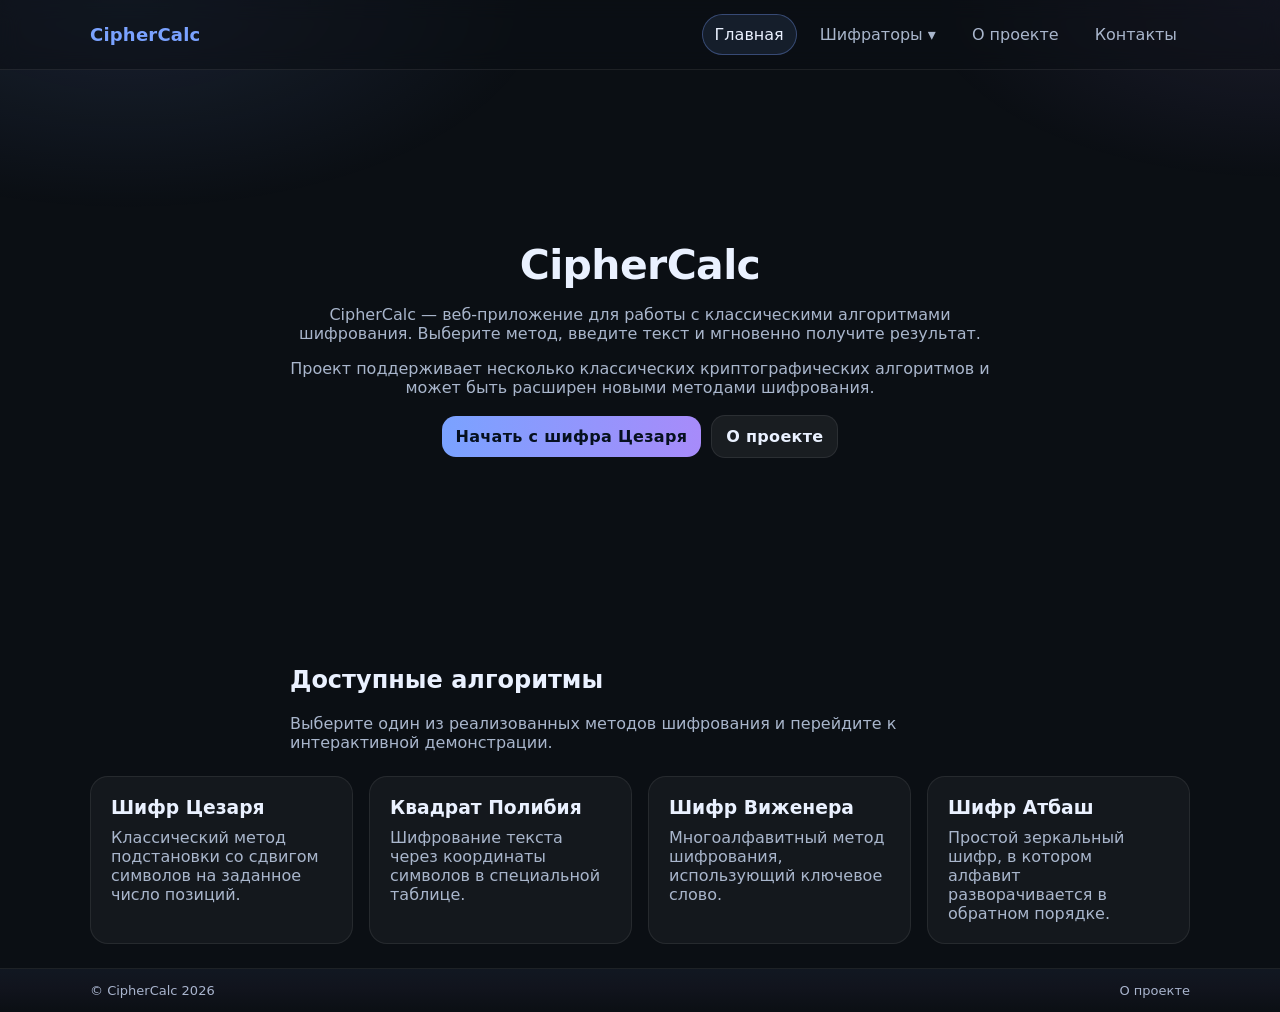
<file: index.html>
<!doctype html>
<html lang="ru">
<head>
  <meta charset="utf-8" />
  <meta name="viewport" content="width=device-width, initial-scale=1" />
  <title>CipherCalc — Главная</title>
  <link rel="stylesheet" href="style.css" />
  <script defer src="js-app.js"></script>
</head>

<body>
  <header class="header">
    <div class="container header__inner">
      <a class="logo" href="index.html">Cipher<span>Calc</span></a>

      <button class="burger" id="burger" aria-label="Открыть меню" aria-expanded="false">
        <span></span><span></span><span></span>
      </button>

      <nav class="nav" id="nav">
  <a class="nav__link active" href="index.html">Главная</a>

  <div class="dropdown">
    <button class="nav__link dropdown__toggle">
      Шифраторы ▾
    </button>

    <div class="dropdown__menu">
      <a href="caesar.html">Шифр Цезаря</a>
      <a href="polybius.html">Квадрат Полибия</a>
      <a href="vigenere.html">Шифр Виженера</a>
      <a href="atbash.html">Шифр Атбаш</a>
    </div>
  </div>

  <a class="nav__link" href="about.html">О проекте</a>
  <a class="nav__link" href="contact.html">Контакты</a>
</nav>
    </div>
  </header>

  <main class="container">
    <section class="hero hero-center">

<div class="hero__text center">

<h1>CipherCalc</h1>

<p class="muted">
CipherCalc — веб-приложение для работы с классическими алгоритмами шифрования.
Выберите метод, введите текст и мгновенно получите результат.
</p>

<p class="muted">
Проект поддерживает несколько классических криптографических алгоритмов
и может быть расширен новыми методами шифрования.
</p>

<div class="row row--wrap" style="margin-top: 18px; justify-content: center;">
  <a class="btn" href="caesar.html">Начать с шифра Цезаря</a>
  <a class="btn btn--ghost" href="about.html">О проекте</a>
</div>

</div>
</section>
    <section class="algorithms-preview">
      <div class="section-head center">
        <h2>Доступные алгоритмы</h2>
        <p class="muted">
          Выберите один из реализованных методов шифрования и перейдите к интерактивной демонстрации.
        </p>
      </div>

      <div class="algo-grid">
        <a class="algo-card" href="caesar.html">
          <h3>Шифр Цезаря</h3>
          <p class="muted">
            Классический метод подстановки со сдвигом символов на заданное число позиций.
          </p>
        </a>

        <a class="algo-card" href="polybius.html">
          <h3>Квадрат Полибия</h3>
          <p class="muted">
            Шифрование текста через координаты символов в специальной таблице.
          </p>
        </a>

        <a class="algo-card" href="vigenere.html">
          <h3>Шифр Виженера</h3>
          <p class="muted">
            Многоалфавитный метод шифрования, использующий ключевое слово.
          </p>
        </a>

        <a class="algo-card" href="atbash.html">
          <h3>Шифр Атбаш</h3>
          <p class="muted">
            Простой зеркальный шифр, в котором алфавит разворачивается в обратном порядке.
          </p>
        </a>
      </div>
    </section>
  </main>

  <footer class="footer">
    <div class="container footer__inner">
      <span class="muted small">© CipherCalc 2026</span>
      <a class="muted small link" href="about.html">О проекте</a>
    </div>
  </footer>
</body>
</html>
</file>
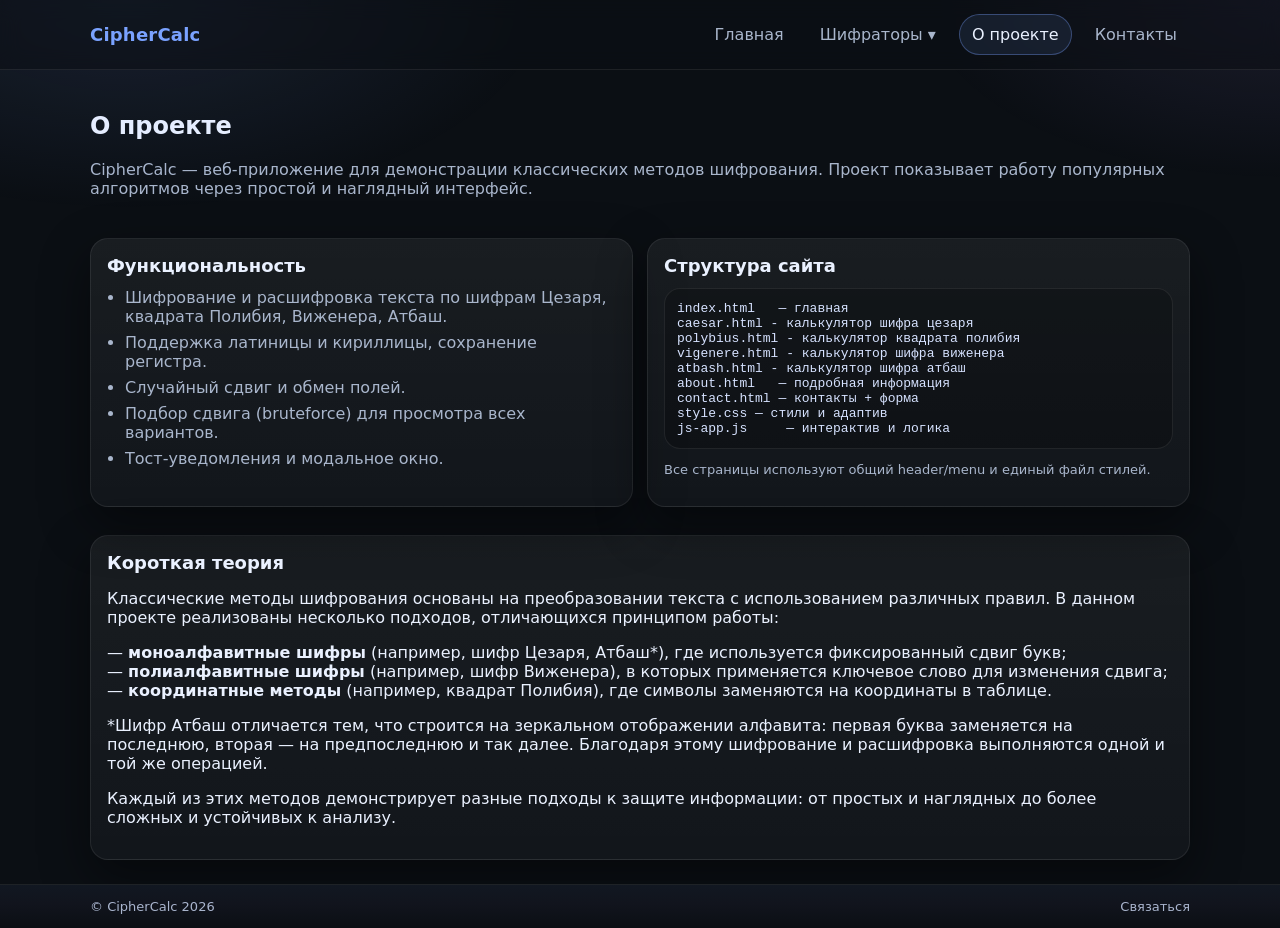
<file: about.html>
<!doctype html>
<html lang="ru">
<head>
  <meta charset="utf-8" />
  <meta name="viewport" content="width=device-width, initial-scale=1" />
  <title>CipherCalc — О проекте</title>
  <link rel="stylesheet" href="style.css" />
  <script defer src="js-app.js"></script>
</head>

<body>
  <header class="header">
    <div class="container header__inner">
      <a class="logo" href="index.html">Cipher<span>Calc</span></a>

      <button class="burger" id="burger" aria-label="Открыть меню" aria-expanded="false">
        <span></span><span></span><span></span>
      </button>

      <nav class="nav" id="nav">
  <a class="nav__link" href="index.html">Главная</a>

  <div class="dropdown">
    <button class="nav__link dropdown__toggle">
      Шифраторы ▾
    </button>

    <div class="dropdown__menu">
      <a href="caesar.html">Шифр Цезаря</a>
      <a href="polybius.html">Квадрат Полибия</a>
      <a href="vigenere.html">Шифр Виженера</a>
      <a href="atbash.html">Шифр Атбаш</a>
    </div>
  </div>

  <a class="nav__link active" href="about.html">О проекте</a>
  <a class="nav__link" href="contact.html">Контакты</a>
</nav>
    </div>
  </header>

  <main class="container">
    <section class="pagehead">
      <h1>О проекте</h1>
      <p class="muted">
  CipherCalc — веб-приложение для демонстрации классических методов шифрования.
  Проект показывает работу популярных алгоритмов через простой и наглядный интерфейс.
</p>
    </section>

    <section class="grid grid--2">
      <article class="card">
        <h2 class="card__title">Функциональность</h2>
        <ul class="list">
          <li>Шифрование и расшифровка текста по шифрам Цезаря, квадрата Полибия, Виженера, Атбаш.</li>
          <li>Поддержка латиницы и кириллицы, сохранение регистра.</li>
          <li>Случайный сдвиг и обмен полей.</li>
          <li>Подбор сдвига (bruteforce) для просмотра всех вариантов.</li>
          <li>Тост-уведомления и модальное окно.</li>
        </ul>
      </article>

      <article class="card">
        <h2 class="card__title">Структура сайта</h2>
        <div class="codebox">
          <pre><code>index.html   — главная
caesar.html - калькулятор шифра цезаря
polybius.html - калькулятор квадрата полибия
vigenere.html - калькулятор шифра виженера
atbash.html - калькулятор шифра атбаш
about.html   — подробная информация
contact.html — контакты + форма
style.css — стили и адаптив
js-app.js     — интерактив и логика</code></pre>
        </div>
        <p class="muted small">
          Все страницы используют общий header/menu и единый файл стилей.
        </p>
      </article>
    </section>

    <section class="card">
      <h2 class="card__title">Короткая теория</h2>
      <p>
Классические методы шифрования основаны на преобразовании текста с использованием различных правил. 
В данном проекте реализованы несколько подходов, отличающихся принципом работы:
</p>

<p>
— <b>моноалфавитные шифры</b> (например, шифр Цезаря, Атбаш*), где используется фиксированный сдвиг букв;<br>
— <b>полиалфавитные шифры</b> (например, шифр Виженера), в которых применяется ключевое слово для изменения сдвига;<br>
— <b>координатные методы</b> (например, квадрат Полибия), где символы заменяются на координаты в таблице.
</p>

<p>
*Шифр Атбаш отличается тем, что строится на зеркальном отображении алфавита: первая буква заменяется на последнюю, вторая — на предпоследнюю и так далее. 
Благодаря этому шифрование и расшифровка выполняются одной и той же операцией.
</p>

<p>
Каждый из этих методов демонстрирует разные подходы к защите информации: от простых и наглядных до более сложных и устойчивых к анализу.
</p>
    </section>
  </main>

  <footer class="footer">
    <div class="container footer__inner">
      <span class="muted small">© CipherCalc 2026</span>
      <a class="muted small link" href="contact.html">Связаться</a>
    </div>
  </footer>
</body>
</html>
</file>
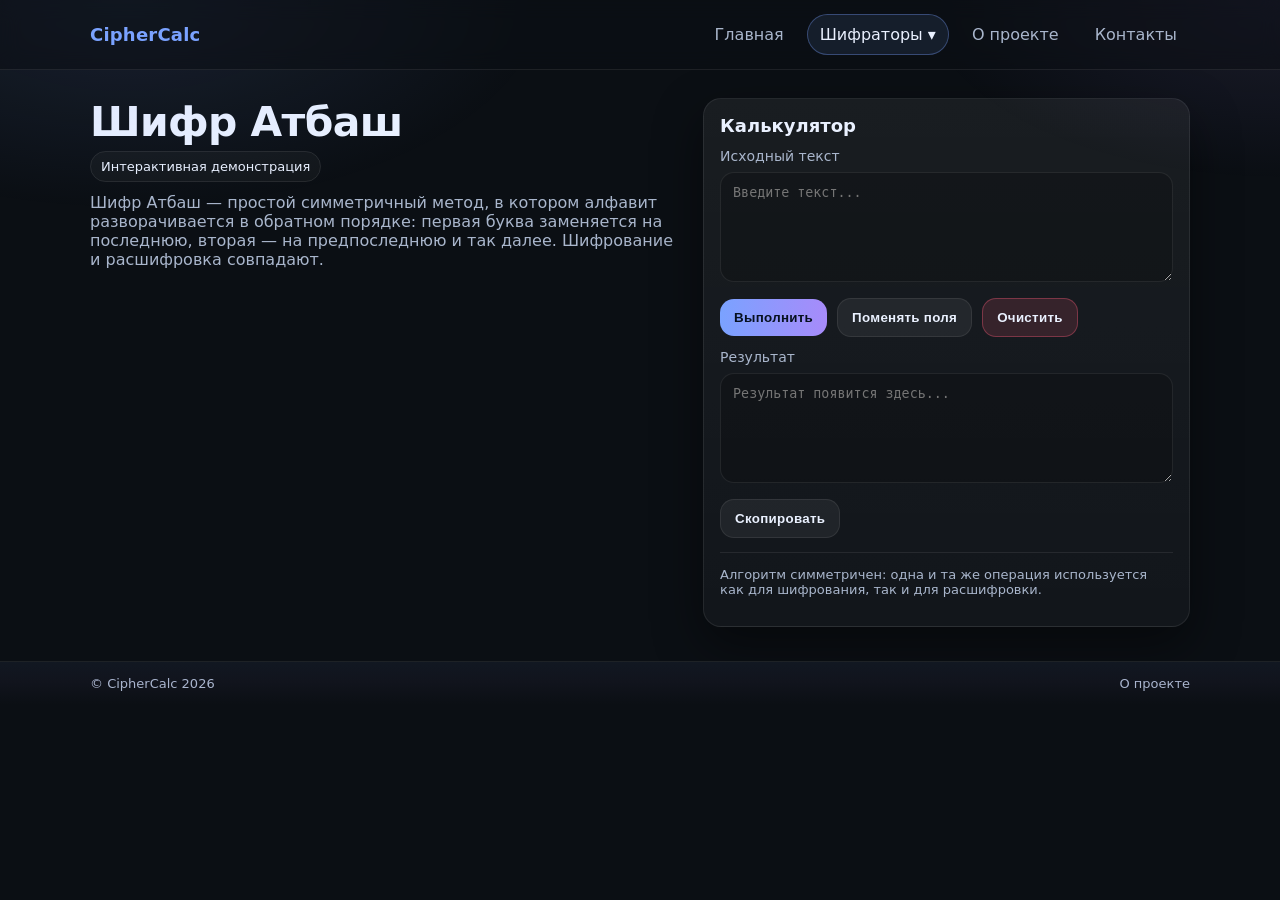
<file: atbash.html>
<!doctype html>
<html lang="ru">
<head>
  <meta charset="utf-8" />
  <meta name="viewport" content="width=device-width, initial-scale=1" />
  <title>CipherCalc — Шифр Атбаш</title>
  <link rel="stylesheet" href="style.css" />
  <script defer src="js-app.js"></script>
</head>

<body data-algo="atbash">
  <header class="header">
    <div class="container header__inner">
      <a class="logo" href="index.html">Cipher<span>Calc</span></a>

      <button class="burger" id="burger" aria-label="Открыть меню">
        <span></span><span></span><span></span>
      </button>

      <nav class="nav" id="nav">
  <a class="nav__link" href="index.html">Главная</a>

  <div class="dropdown">
    <button class="nav__link active dropdown__toggle">
      Шифраторы ▾
    </button>

    <div class="dropdown__menu">
      <a href="caesar.html">Шифр Цезаря</a>
      <a href="polybius.html">Квадрат Полибия</a>
      <a href="vigenere.html">Шифр Виженера</a>
      <a href="atbash.html">Шифр Атбаш</a>
    </div>
  </div>

  <a class="nav__link" href="about.html">О проекте</a>
  <a class="nav__link" href="contact.html">Контакты</a>
</nav>
    </div>
  </header>

  <main class="container">
    <section class="hero">
      <div class="hero__text">
        <h1>Шифр Атбаш</h1>
        <span class="badge">Интерактивная демонстрация</span>

        <p class="muted" style="margin-top: 18px;">
          Шифр Атбаш — простой симметричный метод, в котором алфавит
          разворачивается в обратном порядке: первая буква заменяется на последнюю,
          вторая — на предпоследнюю и так далее. Шифрование и расшифровка совпадают.
        </p>
      </div>

      <div class="tools-layout">
        <div class="card">
          <h2 class="card__title">Калькулятор</h2>

          <!-- режима нет, он не нужен -->
          
          <div class="field">
            <label for="inputText">Исходный текст</label>
            <textarea
              id="inputText"
              class="textarea"
              rows="5"
              placeholder="Введите текст..."
            ></textarea>
          </div>

          <div class="row row--wrap">
            <button class="btn" id="run" type="button">Выполнить</button>
            <button class="btn btn--ghost" id="swap" type="button">Поменять поля</button>
            <button class="btn btn--danger" id="clear" type="button">Очистить</button>
          </div>

          <div class="field">
            <label for="outputText">Результат</label>
            <textarea
              id="outputText"
              class="textarea"
              rows="5"
              placeholder="Результат появится здесь..."
              readonly
            ></textarea>
          </div>

          <div class="row">
            <button class="btn btn--ghost" id="copy" type="button">Скопировать</button>
          </div>

          <div class="divider"></div>

          <p class="muted small">
            Алгоритм симметричен: одна и та же операция используется
            как для шифрования, так и для расшифровки.
          </p>
        </div>
      </div>
    </section>
  </main>

  <div class="toast" id="toast"></div>

  <footer class="footer">
    <div class="container footer__inner">
      <span class="muted small">© CipherCalc 2026</span>
      <a class="muted small link" href="about.html">О проекте</a>
    </div>
  </footer>
</body>
</html>
</file>
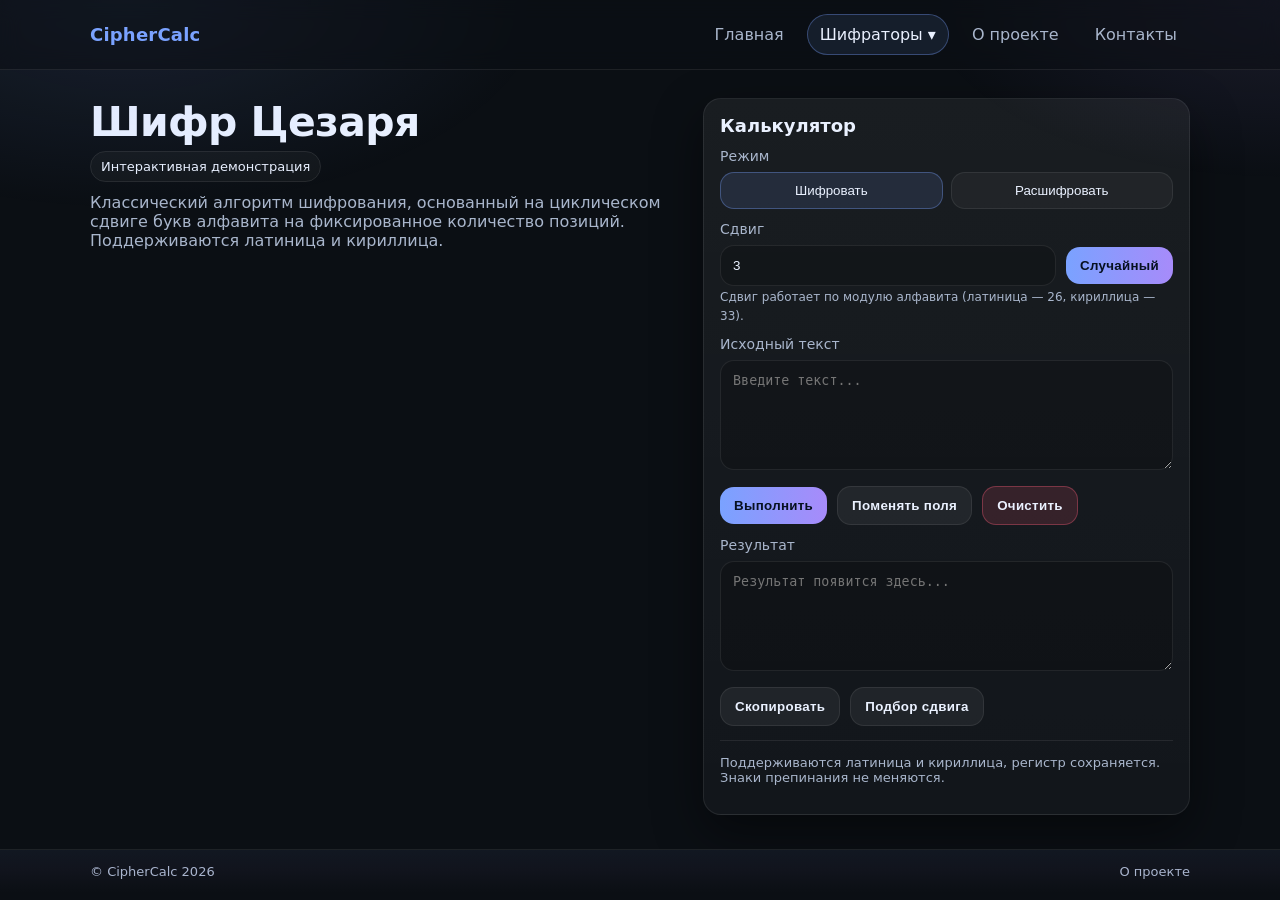
<file: caesar.html>
<!doctype html>
<html lang="ru">
<head>
  <meta charset="utf-8" />
  <meta name="viewport" content="width=device-width, initial-scale=1" />
  <title>CipherCalc — Шифр Цезаря</title>
  <link rel="stylesheet" href="style.css" />
  <script defer src="js-app.js"></script>
</head>

<body data-algo="caesar">
  <header class="header">
    <div class="container header__inner">
      <a class="logo" href="index.html">Cipher<span>Calc</span></a>

      <button class="burger" id="burger" aria-label="Открыть меню" aria-expanded="false">
        <span></span><span></span><span></span>
      </button>

      <nav class="nav" id="nav">
  <a class="nav__link" href="index.html">Главная</a>

  <div class="dropdown">
    <button class="nav__link dropdown__toggle is-active">
  Шифраторы ▾
</button>

    <div class="dropdown__menu">
      <a href="caesar.html">Шифр Цезаря</a>
      <a href="polybius.html">Квадрат Полибия</a>
      <a href="vigenere.html">Шифр Виженера</a>
      <a href="atbash.html">Шифр Атбаш</a>
    </div>
  </div>

  <a class="nav__link" href="about.html">О проекте</a>
  <a class="nav__link" href="contact.html">Контакты</a>
</nav>
    </div>
  </header>

  <main class="container">
    <section class="hero">
      <div class="hero__text">
        <h1>Шифр Цезаря</h1>
        <span class="badge">Интерактивная демонстрация</span>

        <p class="muted" style="margin-top: 18px;">
          Классический алгоритм шифрования, основанный на циклическом сдвиге букв алфавита
          на фиксированное количество позиций. Поддерживаются латиница и кириллица.
        </p>
      </div>

      <div class="tools-layout">
        <div class="card">
          <h2 class="card__title">Калькулятор</h2>

          <div class="field">
            <label for="mode">Режим</label>
            <div class="segmented">
              <button class="segmented__btn is-active" data-mode="encode" type="button">Шифровать</button>
              <button class="segmented__btn" data-mode="decode" type="button">Расшифровать</button>
            </div>
            <input type="hidden" id="mode" value="encode" />
          </div>

          <div class="field">
            <label for="shift">Сдвиг</label>
            <div class="row">
              <input id="shift" class="input" type="number" min="0" value="3" />
              <button class="btn" id="randomShift" type="button">Случайный</button>
            </div>
            <small class="hint">Сдвиг работает по модулю алфавита (латиница — 26, кириллица — 33).</small>
          </div>

          <div class="field">
            <label for="inputText">Исходный текст</label>
            <textarea id="inputText" class="textarea" rows="5" placeholder="Введите текст..."></textarea>
          </div>

          <div class="row row--wrap">
            <button class="btn" id="run" type="button">Выполнить</button>
            <button class="btn btn--ghost" id="swap" type="button">Поменять поля</button>
            <button class="btn btn--danger" id="clear" type="button">Очистить</button>
          </div>

          <div class="field">
            <label for="outputText">Результат</label>
            <textarea id="outputText" class="textarea" rows="5" placeholder="Результат появится здесь..." readonly></textarea>
          </div>

          <div class="row">
            <button class="btn btn--ghost" id="copy" type="button">Скопировать</button>
            <button class="btn btn--ghost" id="bruteforce" type="button">Подбор сдвига</button>
          </div>

          <div class="divider"></div>

          <p class="muted small">
            Поддерживаются латиница и кириллица, регистр сохраняется. Знаки препинания не меняются.
          </p>
        </div>
      </div>
    </section>
  </main>

  <div class="toast" id="toast" aria-live="polite" aria-atomic="true"></div>

  <div class="drawer" id="drawer" aria-hidden="true">
    <div class="drawer__backdrop" data-dclose="1"></div>
    <div class="drawer__panel">
      <div class="drawer__head">
        <h2>Подбор сдвига</h2>
        <button class="iconbtn" data-dclose="1" aria-label="Закрыть">✕</button>
      </div>
      <div class="drawer__body" id="bruteList"></div>
    </div>
  </div>

  <footer class="footer">
    <div class="container footer__inner">
      <span class="muted small">© CipherCalc 2026</span>
      <a class="muted small link" href="about.html">О проекте</a>
    </div>
  </footer>
</body>
</html>
</file>
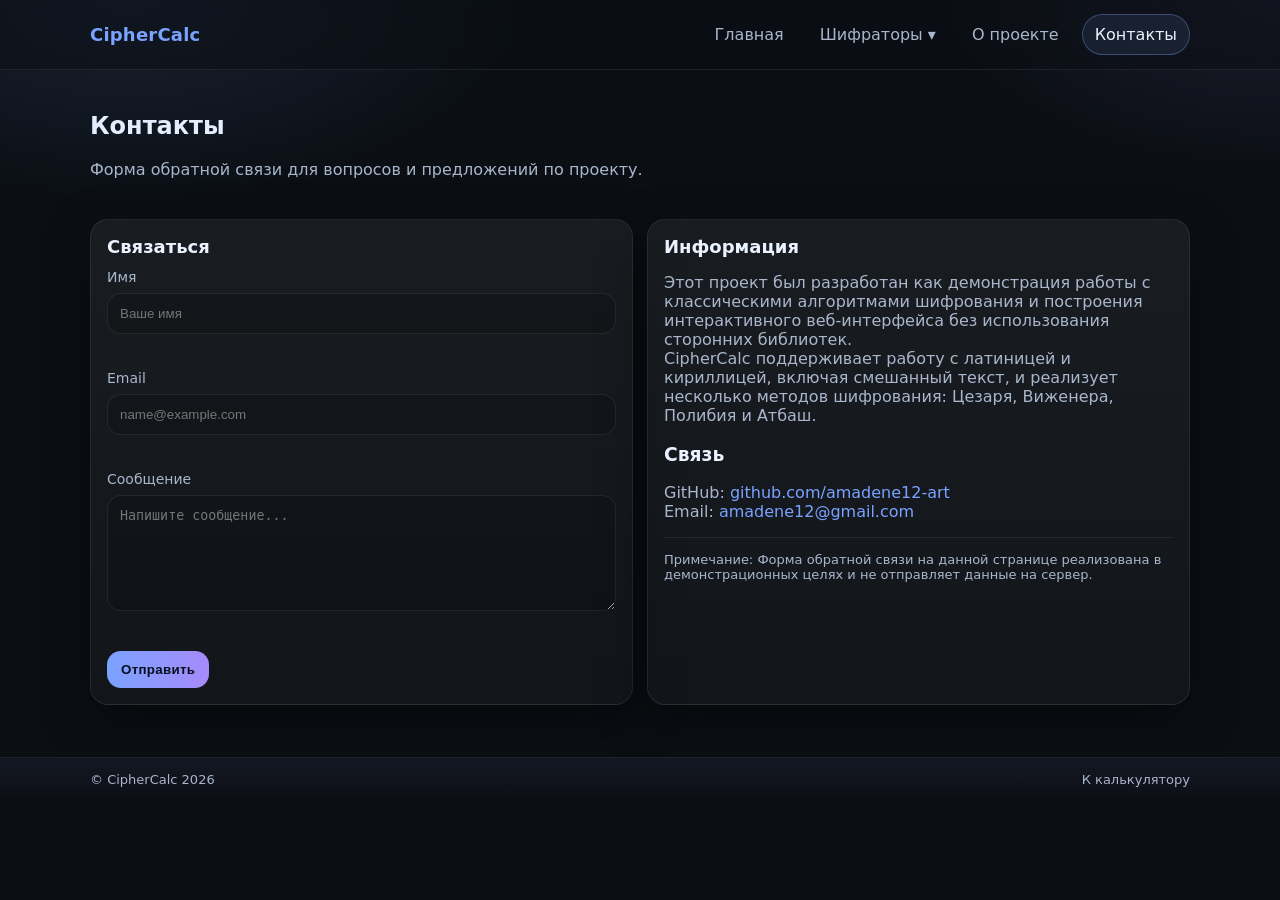
<file: contact.html>
<!doctype html>
<html lang="ru">
<head>
  <meta charset="utf-8" />
  <meta name="viewport" content="width=device-width, initial-scale=1" />
  <title>CipherCalc — Контакты</title>
  <link rel="stylesheet" href="style.css" />
  <script defer src="js-app.js"></script>
</head>

<body>
  <header class="header">
    <div class="container header__inner">
      <a class="logo" href="index.html">Cipher<span>Calc</span></a>

      <button class="burger" id="burger" aria-label="Открыть меню" aria-expanded="false">
        <span></span><span></span><span></span>
      </button>

      <nav class="nav" id="nav">
  <a class="nav__link" href="index.html">Главная</a>

  <div class="dropdown">
    <button class="nav__link dropdown__toggle">
      Шифраторы ▾
    </button>

    <div class="dropdown__menu">
      <a href="caesar.html">Шифр Цезаря</a>
      <a href="polybius.html">Квадрат Полибия</a>
      <a href="vigenere.html">Шифр Виженера</a>
      <a href="atbash.html">Шифр Атбаш</a>
    </div>
  </div>

  <a class="nav__link" href="about.html">О проекте</a>
  <a class="nav__link active" href="contact.html">Контакты</a>
</nav>
    </div>
  </header>

  <main class="container">
    <section class="pagehead">
      <h1>Контакты</h1>
      <p class="muted">Форма обратной связи для вопросов и предложений по проекту.</p>
    </section>

    <section class="grid grid--2">
      <article class="card">
        <h2 class="card__title">Связаться</h2>

        <form id="contactForm" class="form" novalidate>
          <div class="field">
            <label for="name">Имя</label>
            <input id="name" class="input" type="text" placeholder="Ваше имя" />
            <div class="error" id="errName"></div>
          </div>

          <div class="field">
            <label for="email">Email</label>
            <input id="email" class="input" type="email" placeholder="name@example.com" />
            <div class="error" id="errEmail"></div>
          </div>

          <div class="field">
            <label for="message">Сообщение</label>
            <textarea id="message" class="textarea" rows="6" placeholder="Напишите сообщение..."></textarea>
            <div class="error" id="errMsg"></div>
          </div>

          <button class="btn" type="submit">Отправить</button>
        </form>
      </article>

      <article class="card">
        <h2 class="card__title">Информация</h2>
        <p class="muted">
          Этот проект был разработан как демонстрация работы с классическими алгоритмами шифрования и построения интерактивного веб-интерфейса без использования сторонних библиотек.
          <br>
          CipherCalc поддерживает работу с латиницей и кириллицей, включая смешанный текст, и реализует несколько методов шифрования: Цезаря, Виженера, Полибия и Атбаш.
          <h3>Связь</h3>
          <p class="muted">
             GitHub: <a href="https://github.com/amadene12-art" target="_blank">github.com/amadene12-art</a>
            <br> 
            Email: <a href="mailto:amadene12@gmail.com">amadene12@gmail.com</a>
            </p>
        </p>

        <div class="divider"></div>

        <p class="muted small">
          Примечание:

          Форма обратной связи на данной странице реализована в демонстрационных целях и не отправляет данные на сервер.
        </p>
      </article>
    </section>
  </main>

  <div class="toast" id="toast" aria-live="polite" aria-atomic="true"></div>

  <footer class="footer">
    <div class="container footer__inner">
      <span class="muted small">© CipherCalc 2026</span>
      <a class="muted small link" href="index.html">К калькулятору</a>
    </div>
  </footer>
</body>
</html>
</file>
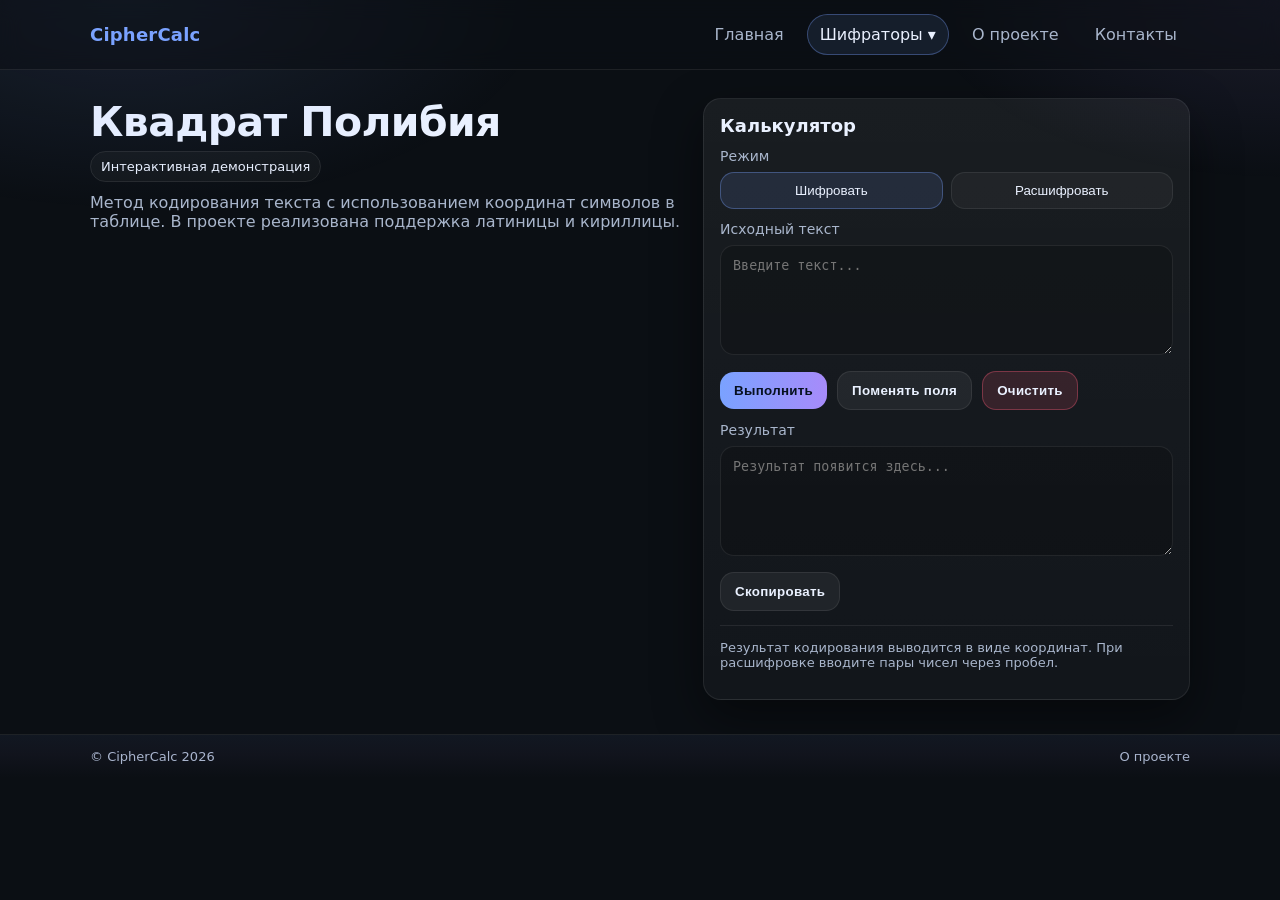
<file: polybius.html>
<!doctype html>
<html lang="ru">
<head>
  <meta charset="utf-8" />
  <meta name="viewport" content="width=device-width, initial-scale=1" />
  <title>CipherCalc — Квадрат Полибия</title>
  <link rel="stylesheet" href="style.css" />
  <script defer src="js-app.js"></script>
</head>

<body data-algo="polybius">
  <header class="header">
    <div class="container header__inner">
      <a class="logo" href="index.html">Cipher<span>Calc</span></a>

      <button class="burger" id="burger" aria-label="Открыть меню" aria-expanded="false">
        <span></span><span></span><span></span>
      </button>

      <nav class="nav" id="nav">
  <a class="nav__link" href="index.html">Главная</a>

  <div class="dropdown">
    <button class="nav__link active dropdown__toggle">
      Шифраторы ▾
    </button>

    <div class="dropdown__menu">
      <a href="caesar.html">Шифр Цезаря</a>
      <a href="polybius.html">Квадрат Полибия</a>
      <a href="vigenere.html">Шифр Виженера</a>
      <a href="atbash.html">Шифр Атбаш</a>
    </div>
  </div>

  <a class="nav__link" href="about.html">О проекте</a>
  <a class="nav__link" href="contact.html">Контакты</a>
</nav>
    </div>
  </header>

  <main class="container">
    <section class="hero">
      <div class="hero__text">
        <h1>Квадрат Полибия</h1>
        <span class="badge">Интерактивная демонстрация</span>

        <p class="muted" style="margin-top: 18px;">
          Метод кодирования текста с использованием координат символов в таблице.
          В проекте реализована поддержка латиницы и кириллицы.
        </p>
      </div>

      <div class="tools-layout">
        <div class="card">
          <h2 class="card__title">Калькулятор</h2>

          <div class="field">
            <label for="mode">Режим</label>
            <div class="segmented">
              <button class="segmented__btn is-active" data-mode="encode" type="button">Шифровать</button>
              <button class="segmented__btn" data-mode="decode" type="button">Расшифровать</button>
            </div>
            <input type="hidden" id="mode" value="encode" />
          </div>

          <div class="field">
            <label for="inputText">Исходный текст</label>
            <textarea id="inputText" class="textarea" rows="5" placeholder="Введите текст..."></textarea>
          </div>

          <div class="row row--wrap">
            <button class="btn" id="run" type="button">Выполнить</button>
            <button class="btn btn--ghost" id="swap" type="button">Поменять поля</button>
            <button class="btn btn--danger" id="clear" type="button">Очистить</button>
          </div>

          <div class="field">
            <label for="outputText">Результат</label>
            <textarea id="outputText" class="textarea" rows="5" placeholder="Результат появится здесь..." readonly></textarea>
          </div>

          <div class="row">
            <button class="btn btn--ghost" id="copy" type="button">Скопировать</button>
          </div>

          <div class="divider"></div>

          <p class="muted small">
            Результат кодирования выводится в виде координат. При расшифровке вводите пары чисел через пробел.
          </p>
        </div>
      </div>
    </section>
  </main>

  <div class="toast" id="toast" aria-live="polite" aria-atomic="true"></div>

  <footer class="footer">
    <div class="container footer__inner">
      <span class="muted small">© CipherCalc 2026</span>
      <a class="muted small link" href="about.html">О проекте</a>
    </div>
  </footer>
</body>
</html>
</file>
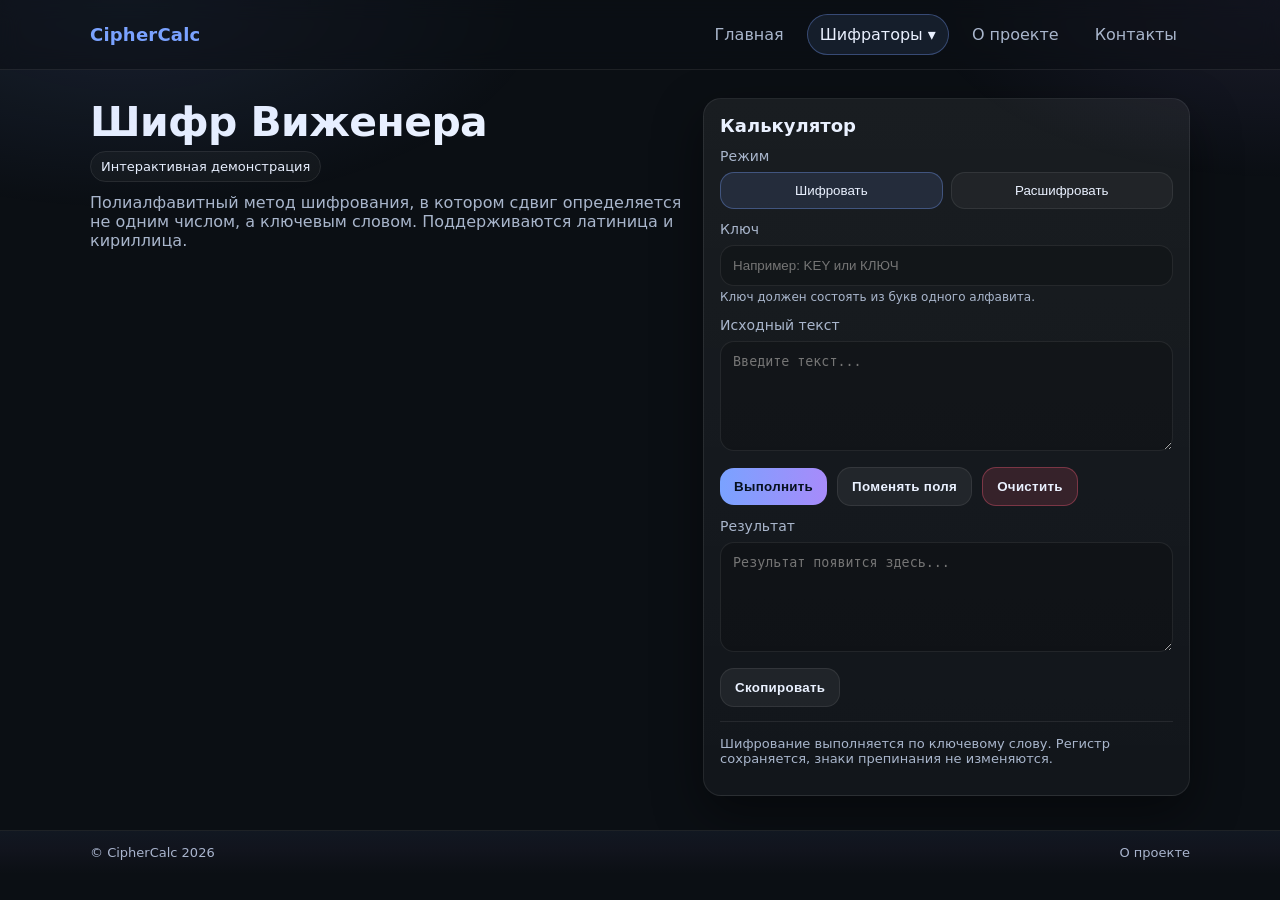
<file: vigenere.html>
<!doctype html>
<html lang="ru">
<head>
  <meta charset="utf-8" />
  <meta name="viewport" content="width=device-width, initial-scale=1" />
  <title>CipherCalc — Шифр Виженера</title>
  <link rel="stylesheet" href="style.css" />
  <script defer src="js-app.js"></script>
</head>

<body data-algo="vigenere">
  <header class="header">
    <div class="container header__inner">
      <a class="logo" href="index.html">Cipher<span>Calc</span></a>

      <button class="burger" id="burger" aria-label="Открыть меню" aria-expanded="false">
        <span></span><span></span><span></span>
      </button>

      <nav class="nav" id="nav">
  <a class="nav__link" href="index.html">Главная</a>

  <div class="dropdown">
    <button class="nav__link active dropdown__toggle">
      Шифраторы ▾
    </button>

    <div class="dropdown__menu">
      <a href="caesar.html">Шифр Цезаря</a>
      <a href="polybius.html">Квадрат Полибия</a>
      <a href="vigenere.html">Шифр Виженера</a>
      <a href="atbash.html">Шифр Атбаш</a>
    </div>
  </div>

  <a class="nav__link" href="about.html">О проекте</a>
  <a class="nav__link" href="contact.html">Контакты</a>
</nav>
    </div>
  </header>

  <main class="container">
    <section class="hero">
      <div class="hero__text">
        <h1>Шифр Виженера</h1>
        <span class="badge">Интерактивная демонстрация</span>

        <p class="muted" style="margin-top: 18px;">
          Полиалфавитный метод шифрования, в котором сдвиг определяется не одним числом,
          а ключевым словом. Поддерживаются латиница и кириллица.
        </p>
      </div>

      <div class="tools-layout">
        <div class="card">
          <h2 class="card__title">Калькулятор</h2>

          <div class="field">
            <label for="mode">Режим</label>
            <div class="segmented">
              <button class="segmented__btn is-active" data-mode="encode" type="button">Шифровать</button>
              <button class="segmented__btn" data-mode="decode" type="button">Расшифровать</button>
            </div>
            <input type="hidden" id="mode" value="encode" />
          </div>

          <div class="field">
            <label for="keyText">Ключ</label>
            <input
              id="keyText"
              class="input"
              type="text"
              placeholder="Например: KEY или КЛЮЧ"
            />
            <small class="hint">Ключ должен состоять из букв одного алфавита.</small>
          </div>

          <div class="field">
            <label for="inputText">Исходный текст</label>
            <textarea
              id="inputText"
              class="textarea"
              rows="5"
              placeholder="Введите текст..."
            ></textarea>
          </div>

          <div class="row row--wrap">
            <button class="btn" id="run" type="button">Выполнить</button>
            <button class="btn btn--ghost" id="swap" type="button">Поменять поля</button>
            <button class="btn btn--danger" id="clear" type="button">Очистить</button>
          </div>

          <div class="field">
            <label for="outputText">Результат</label>
            <textarea
              id="outputText"
              class="textarea"
              rows="5"
              placeholder="Результат появится здесь..."
              readonly
            ></textarea>
          </div>

          <div class="row">
            <button class="btn btn--ghost" id="copy" type="button">Скопировать</button>
          </div>

          <div class="divider"></div>

          <p class="muted small">
            Шифрование выполняется по ключевому слову. Регистр сохраняется, знаки препинания не изменяются.
          </p>
        </div>
      </div>
    </section>
  </main>

  <div class="toast" id="toast" aria-live="polite" aria-atomic="true"></div>

  <footer class="footer">
    <div class="container footer__inner">
      <span class="muted small">© CipherCalc 2026</span>
      <a class="muted small link" href="about.html">О проекте</a>
    </div>
  </footer>
</body>
</html>
</file>
<file: style.css>
:root{
  --bg:#0b0f14;
  --panel:#101722;
  --panel2:#0e1520;
  --text:#eaf1ff;
  --muted:#a9b6cc;
  --line:rgba(255,255,255,.08);
  --accent:#7aa2ff;
  --accent2:#a78bfa;
  --danger:#ff5c7a;

  --r:18px;
  --shadow: 0 18px 50px rgba(0,0,0,.45);
}

*{ box-sizing:border-box; }
html,body{ height:100%; }
body{
  margin:0;
  font-family: system-ui, -apple-system, Segoe UI, Roboto, Arial, sans-serif;
  background:#0b0f14;
  color:var(--text);
}

body::before{
  content:"";
  position:fixed;
  inset:0;
  pointer-events:none;
  background:
    radial-gradient(700px 350px at 10% 0%, rgba(122,162,255,.12), transparent 60%),
    radial-gradient(600px 300px at 100% 0%, rgba(167,139,250,.10), transparent 60%);
}

a{ color:inherit; text-decoration:none; }

.container{
  width:min(1100px, 92vw);
  margin:0 auto;
}

.header{
  position:sticky;
  top:0;
  z-index:50;
  backdrop-filter: blur(10px);
  background: rgba(11,15,20,.55);
  border-bottom:1px solid var(--line);
}

.header__inner{
  display:flex;
  align-items:center;
  justify-content:space-between;
  padding:14px 0;
  gap:16px;
}

.logo{
  font-weight:800;
  letter-spacing:.2px;
  font-size:18px;
}
.logo span{ color:var(--accent); }

.nav{
  display:flex;
  gap:10px;
  align-items:center;
}

.nav__link{
  padding:10px 12px;
  border-radius:999px;
  color:var(--muted);
  border:1px solid transparent;
  transition: .2s ease;
}
.nav__link:hover{
  border-color: var(--line);
  color:var(--text);
  transform: translateY(-1px);
}
.nav__link.active{
  color:var(--text);
  border-color: rgba(122,162,255,.35);
  background: rgba(122,162,255,.10);
}

.burger{
  display:none;
  width:44px;
  height:40px;
  border-radius:12px;
  border:1px solid var(--line);
  background: rgba(255,255,255,.04);
  color:var(--text);
  cursor:pointer;
}
.burger span{
  display:block;
  width:20px;
  height:2px;
  margin:5px auto;
  background: var(--text);
  border-radius:2px;
  opacity:.9;
}

.hero{
  display:grid;
  grid-template-columns: 1.1fr .9fr;
  gap:18px;
  padding:28px 0 10px;
  align-items:start;
}

.hero__text h1{
  margin:0 0 10px;
  font-size: clamp(28px, 3.2vw, 42px);
  letter-spacing:-.6px;
}

.muted{ color:var(--muted); }
.small{ font-size:13px; }

.hero__badges{
  display:flex;
  gap:10px;
  flex-wrap:wrap;
  margin:12px 0 14px;
}
.badge{
  padding:7px 10px;
  border-radius:999px;
  border:1px solid var(--line);
  background: rgba(255,255,255,.03);
  font-size:13px;
}

.card{
  background: linear-gradient(180deg, rgba(255,255,255,.06), rgba(255,255,255,.03));
  border:1px solid var(--line);
  border-radius: var(--r);
  padding:16px;
  box-shadow: var(--shadow);
  transition: .2s ease;
}
.card:hover{
  transform: translateY(-2px);
  border-color: rgba(122,162,255,.22);
}

.card__title{
  margin:0 0 12px;
  font-size:18px;
}

.field{ margin:12px 0; }
label{ display:block; margin:0 0 8px; color:var(--muted); font-size:14px; }

.input, .textarea{
  width:100%;
  border-radius:14px;
  border:1px solid var(--line);
  background: rgba(0,0,0,.18);
  color:var(--text);
  padding:12px 12px;
  outline:none;
  transition:.2s ease;
}
.textarea{ resize: vertical; min-height: 110px; }
.input:focus, .textarea:focus{
  border-color: rgba(122,162,255,.35);
  box-shadow: 0 0 0 4px rgba(122,162,255,.12);
}

.row{
  display:flex;
  gap:10px;
  align-items:center;
}
.row--wrap{ flex-wrap:wrap; }

.hint{ color:var(--muted); font-size:12px; }

.btn{
  border:none;
  cursor:pointer;
  border-radius:14px;
  padding:11px 14px;
  color: #06101f;
  background: linear-gradient(90deg, var(--accent), var(--accent2));
  font-weight:600;
  letter-spacing: 0.3px;
  transition: .2s ease;
}
.btn:hover{ transform: translateY(-2px); filter: brightness(1.04); }
.btn:active{ transform: translateY(0px); filter: brightness(.98); }

.btn--ghost{
  background: rgba(255,255,255,.06);
  color: var(--text);
  border:1px solid var(--line);
}
.btn--ghost:hover{ border-color: rgba(122,162,255,.22); }

.btn--danger{
  background: rgba(255,92,122,.14);
  color: var(--text);
  border:1px solid rgba(255,92,122,.35);
}

.segmented{
  display:flex;
  gap:8px;
}
.segmented__btn{
  flex:1;
  border-radius:14px;
  padding:10px 12px;
  border:1px solid var(--line);
  background: rgba(255,255,255,.04);
  color: var(--text);
  cursor:pointer;
  transition:.2s ease;
}
.segmented__btn:hover{ transform: translateY(-1px); }
.segmented__btn.is-active{
  border-color: rgba(122,162,255,.35);
  background: rgba(122,162,255,.12);
}

.divider{
  height:1px;
  background: var(--line);
  margin:14px 0;
}

.grid{
  display:grid;
  grid-template-columns: repeat(3, 1fr);
  gap:14px;
  padding:14px 0 28px;
}
.grid--2{
  grid-template-columns: repeat(2, 1fr);
}

.mini{
  border-radius: var(--r);
  border:1px solid var(--line);
  background: rgba(255,255,255,.03);
  padding:14px;
  transition:.2s ease;
}
.mini:hover{
  transform: translateY(-2px);
  border-color: rgba(167,139,250,.22);
}

.pagehead{
  padding: 22px 0 10px;
}

.list{
  margin:0;
  padding-left: 18px;
  color: var(--muted);
}
.list li{ margin: 7px 0; }

.codebox{
  border-radius: 16px;
  border:1px solid var(--line);
  background: rgba(0,0,0,.22);
  padding: 12px;
  overflow:auto;
}
pre{ margin:0; }
code{ color: #d6e2ff; }

.footer{
  position: relative;
  border-top: 1px solid var(--line);
  margin-top: 24px;
  background: #0b0f14;
  overflow: hidden;
}

.footer::before{
  content: "";
  position: absolute;
  inset: 0;
  pointer-events: none;
  background: linear-gradient(
    180deg,
    rgba(122,162,255,0.06),
    rgba(167,139,250,0.04) 45%,
    rgba(11,15,20,0) 100%
  );
}
.footer__inner{
  display:flex;
  justify-content:space-between;
  align-items:center;
  padding: 14px 0;
}
.link:hover{ text-decoration: underline; }

.error{
  min-height: 18px;
  font-size: 12px;
  color: #ff9bb0;
  margin-top: 6px;
}

/* Modal */
.modal{
  position:fixed;
  inset:0;
  display:none;
  align-items:center;
  justify-content:center;
  z-index:100;
}
.modal.is-open{ display:flex; }
.modal__backdrop{
  position:absolute;
  inset:0;
  background: rgba(0,0,0,.55);
}
.modal__panel{
  position:relative;
  width:min(650px, 92vw);
  border-radius: 20px;
  border:1px solid var(--line);
  background: linear-gradient(180deg, rgba(16,23,34,.96), rgba(10,14,20,.96));
  box-shadow: var(--shadow);
  overflow:hidden;
  animation: pop .18s ease-out;
}
@keyframes pop{
  from{ transform: translateY(10px) scale(.98); opacity:.7; }
  to{ transform: translateY(0) scale(1); opacity:1; }
}
.modal__head, .modal__foot{
  padding: 14px 16px;
  display:flex;
  align-items:center;
  justify-content:space-between;
  gap:12px;
  border-bottom:1px solid var(--line);
}
.modal__foot{
  border-bottom:none;
  border-top:1px solid var(--line);
  justify-content:flex-end;
}
.modal__body{ padding: 14px 16px; }

.iconbtn{
  border:1px solid var(--line);
  background: rgba(255,255,255,.05);
  color: var(--text);
  border-radius: 12px;
  width: 40px;
  height: 38px;
  cursor:pointer;
}
.iconbtn:hover{ border-color: rgba(122,162,255,.22); }

/* Toast */
.toast{
  position: fixed;
  left: 50%;
  bottom: 18px;
  transform: translateX(-50%);
  background: rgba(16,23,34,.92);
  border:1px solid var(--line);
  border-radius: 999px;
  padding: 10px 14px;
  color: var(--text);
  display:none;
  z-index:200;
  box-shadow: var(--shadow);
}
.toast.is-show{ display:block; animation: toast .18s ease-out; }
@keyframes toast{
  from{ transform: translateX(-50%) translateY(8px); opacity:.6; }
  to{ transform: translateX(-50%) translateY(0); opacity:1; }
}

/* Drawer (bruteforce list) */
.drawer{
  position:fixed;
  inset:0;
  display:none;
  z-index:120;
}
.drawer.is-open{ display:block; }
.drawer__backdrop{
  position:absolute;
  inset:0;
  background: rgba(0,0,0,.55);
}
.drawer__panel{
  position:absolute;
  right:0;
  top:0;
  height:100%;
  width:min(520px, 92vw);
  background: linear-gradient(180deg, rgba(16,23,34,.96), rgba(10,14,20,.96));
  border-left:1px solid var(--line);
  box-shadow: var(--shadow);
  display:flex;
  flex-direction:column;
  animation: slide .2s ease-out;
}
@keyframes slide{
  from{ transform: translateX(16px); opacity:.7; }
  to{ transform: translateX(0); opacity:1; }
}
.drawer__head{
  padding: 14px 16px;
  border-bottom:1px solid var(--line);
  display:flex;
  align-items:center;
  justify-content:space-between;
  gap:12px;
}
.drawer__body{
  padding: 12px 16px;
  overflow:auto;
}
.bruteItem{
  border:1px solid var(--line);
  border-radius: 14px;
  padding: 10px 12px;
  margin: 10px 0;
  background: rgba(255,255,255,.03);
}
.bruteItem__top{
  display:flex;
  align-items:center;
  justify-content:space-between;
  gap:10px;
  margin-bottom: 8px;
}
.pill{
  border:1px solid var(--line);
  border-radius: 999px;
  padding: 4px 9px;
  font-size: 12px;
  color: var(--muted);
}

/* Adaptive */
@media (max-width: 920px){
  .hero{ grid-template-columns: 1fr; }
}

@media (max-width: 720px){
  .grid{ grid-template-columns: 1fr; }
  .grid--2{ grid-template-columns: 1fr; }

  .burger{ display:block; }

  .nav{
    position: absolute;
    right: 4vw;
    top: 64px;
    flex-direction: column;
    align-items: stretch;
    width: min(320px, 92vw);
    background: rgba(16,23,34,.96);
    border:1px solid var(--line);
    border-radius: 16px;
    padding: 10px;
    box-shadow: var(--shadow);
    display:none;
  }
  .nav.is-open{ display:flex; }
}
.hero-center{
display:flex;
justify-content:center;
align-items:center;
text-align:center;
min-height:60vh;
}

.center{
max-width:700px;
margin:auto;
}
.algorithms-preview {
  margin-top: 56px;
}

.section-head {
  margin-bottom: 24px;
}

.algo-grid {
  display: grid;
  grid-template-columns: repeat(auto-fit, minmax(220px, 1fr));
  gap: 16px;
}

.algo-card {
  display: block;
  padding: 20px;
  border-radius: 18px;
  text-decoration: none;
  color: inherit;
  background: rgba(255, 255, 255, 0.04);
  border: 1px solid rgba(255, 255, 255, 0.08);
  transition: transform 0.2s ease, border-color 0.2s ease, box-shadow 0.2s ease;
}

.algo-card:hover {
  transform: translateY(-6px) scale(1.01);
  border-color: rgba(255, 255, 255, 0.18);
  box-shadow: 0 12px 32px rgba(100, 150, 255, 0.15);
}

.algo-card h3 {
  margin: 0 0 10px;
}

.algo-card p {
  margin: 0;
}
.dropdown {
  position: relative;
}

.dropdown::after {
  content: "";
  position: absolute;
  left: 0;
  top: 100%;
  width: 100%;
  height: 10px;
}

.dropdown__toggle {
  background: none;
  border: 1px solid transparent;
  color: var(--muted);
  font: inherit;
  cursor: pointer;
  padding: 10px 12px;
  border-radius: 999px;
  transition: .2s ease;
}

.dropdown__toggle:hover {
  border-color: var(--line);
  color: var(--text);
  transform: translateY(-1px);
}

.dropdown__toggle.is-active {
  color: var(--text);
  border-color: rgba(122,162,255,.35);
  background: rgba(122,162,255,.10);
}
.dropdown__menu {
  position: absolute;
  top: calc(100% + 6px);
  left: 0;

  min-width: 220px;
  padding: 10px;

  display: flex;
  flex-direction: column;
  gap: 6px;

  background: rgba(20, 25, 40, 0.95);
  backdrop-filter: blur(10px);
  border: 1px solid rgba(255, 255, 255, 0.08);
  border-radius: 12px;

  opacity: 0;
  pointer-events: none;
  transform: translateY(-6px);

  transition: 0.2s ease;
  z-index: 100;
}

.dropdown__menu a {
  padding: 8px 10px;
  border-radius: 8px;
  text-decoration: none;
  color: inherit;
}

.dropdown__menu a:hover {
  background: rgba(255, 255, 255, 0.08);
}

.dropdown:hover .dropdown__menu {
  opacity: 1;
  pointer-events: auto;
  transform: translateY(0);
}
.input.is-invalid,
.textarea.is-invalid {
  border-color: rgba(255, 92, 122, 0.7);
  box-shadow: 0 0 0 4px rgba(255, 92, 122, 0.12);
}
a {
  color: var(--accent);
  text-decoration: none;
}

a:hover {
  text-decoration: underline;
}
</file>
